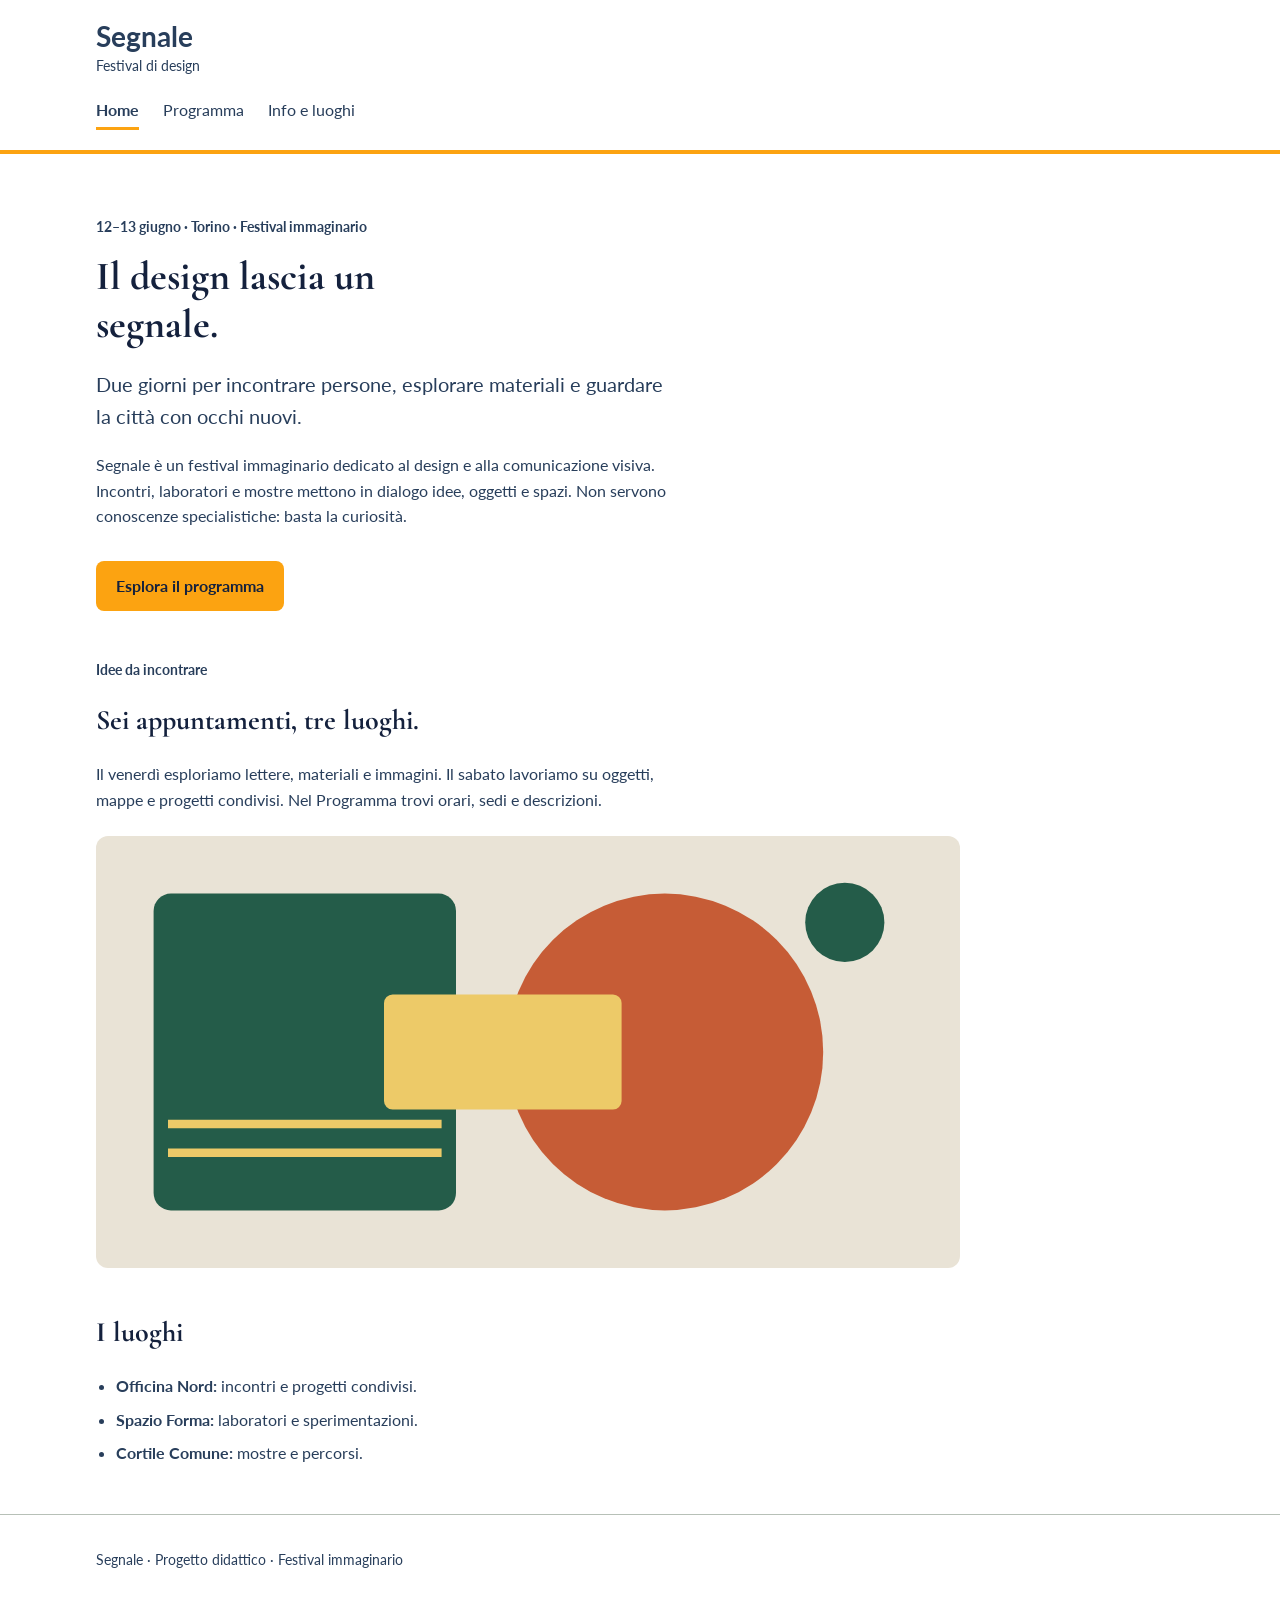
<file: index.html>
<!doctype html>
<html lang="it">
<head>
  <meta charset="utf-8">
  <meta name="viewport" content="width=device-width, initial-scale=1">
  <title>Segnale — Festival di design</title>
  <link rel="preconnect" href="https://fonts.googleapis.com">
  <link rel="preconnect" href="https://fonts.gstatic.com" crossorigin>
  <link href="https://fonts.googleapis.com/css2?family=Cormorant+Garamond:wght@500;700&family=Lato:wght@400;700&display=swap" rel="stylesheet">
  <link rel="stylesheet" href="style.css">
</head>
<body>
  <a class="skip-link" href="#contenuto">Vai al contenuto</a>
  <header class="site-header">
    <div class="container">
      <a class="brand" href="index.html">Segnale<span>Festival di design</span></a>
      <nav aria-label="Navigazione principale">
        <a href="index.html" aria-current="page">Home</a>
        <!-- Da completare: collegare questa voce alla pagina Programma. -->
        <a href="programma.html">Programma</a>
        <a href="info.html">Info e luoghi</a>
      </nav>
    </div>
  </header>

  <main id="contenuto" class="container">
    <section class="intro" aria-labelledby="titolo-home">
      <p class="eyebrow">12–13 giugno · Torino · Festival immaginario</p>
      <h1 id="titolo-home">Il design lascia un segnale.</h1>
      <p class="lead">Due giorni per incontrare persone, esplorare materiali e guardare la città con occhi nuovi.</p>
      <p class="reading-text">Segnale è un festival immaginario dedicato al design e alla comunicazione visiva. Incontri, laboratori e mostre mettono in dialogo idee, oggetti e spazi. Non servono conoscenze specialistiche: basta la curiosità.</p>
      <!-- Da completare: anche questo collegamento deve aprire il Programma. -->
       <a class="button-link" href="programma.html">Esplora il programma</a>
    </section>

    <section class="content-section" aria-labelledby="titolo-festival">
      <p class="eyebrow">Idee da incontrare</p>
      <h2 id="titolo-festival">Sei appuntamenti, tre luoghi.</h2>
      <p class="reading-text">Il venerdì esploriamo lettere, materiali e immagini. Il sabato lavoriamo su oggetti, mappe e progetti condivisi. Nel Programma trovi orari, sedi e descrizioni.</p>
      <img class="festival-image" src="assets/festival.svg" alt="Composizione geometrica di cerchi e rettangoli nei colori del festival" width="1200" height="600">
    </section>

    <section class="content-section" aria-labelledby="titolo-luoghi">
      <h2 id="titolo-luoghi">I luoghi</h2>
      <ul class="venues">
        <li><strong>Officina Nord:</strong> incontri e progetti condivisi.</li>
        <li><strong>Spazio Forma:</strong> laboratori e sperimentazioni.</li>
        <li><strong>Cortile Comune:</strong> mostre e percorsi.</li>
      </ul>
    </section>
  </main>

  <footer class="site-footer"><div class="container"><p>Segnale · Progetto didattico · Festival immaginario</p></div></footer>
</body>
</html>
</file>
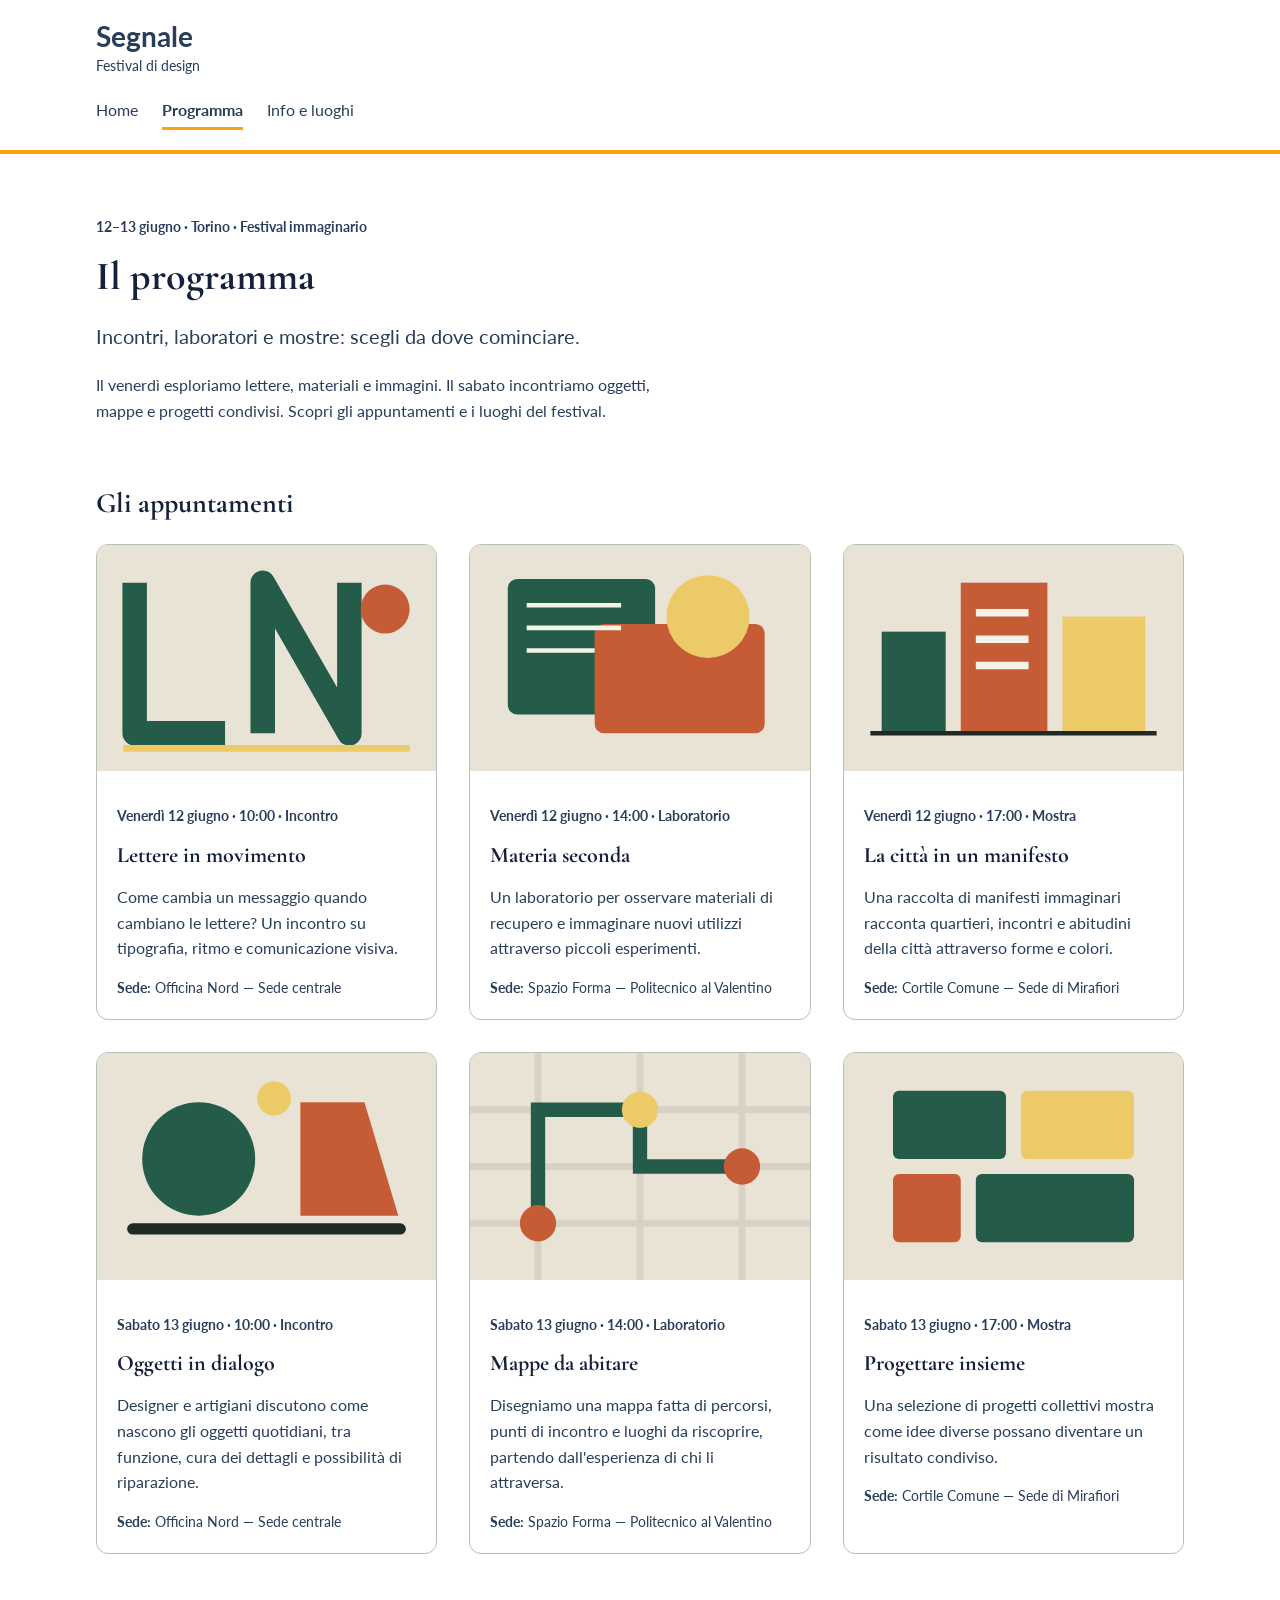
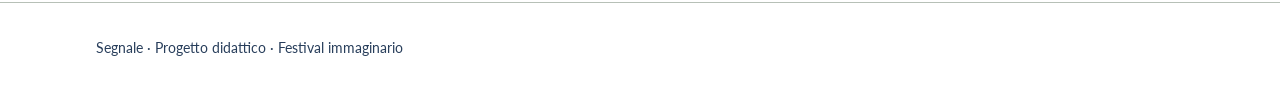
<file: programma.html>
<!doctype html>
<html lang="it">
<head>
  <meta charset="utf-8">
  <meta name="viewport" content="width=device-width, initial-scale=1">
  <title>Programma — Segnale</title>
  <link rel="preconnect" href="https://fonts.googleapis.com">
  <link rel="preconnect" href="https://fonts.gstatic.com" crossorigin>
  <link href="https://fonts.googleapis.com/css2?family=Cormorant+Garamond:wght@500;700&family=Lato:wght@400;700&display=swap" rel="stylesheet">
  <link rel="stylesheet" href="style.css">
</head>
<body>
  <a class="skip-link" href="#contenuto">Vai al contenuto</a>
  <header class="site-header">
    <div class="container">
      <a class="brand" href="index.html">Segnale<span>Festival di design</span></a>
      <nav aria-label="Navigazione principale">
        <a href="index.html">Home</a>
        <a href="programma.html" aria-current="page">Programma</a>
        <a href="info.html">Info e luoghi</a>
      </nav>
    </div>
  </header>

  <main id="contenuto" class="container">
    <section class="intro" aria-labelledby="titolo-programma">
      <p class="eyebrow">12–13 giugno · Torino · Festival immaginario</p>
      <h1 id="titolo-programma">Il programma</h1>
      <p class="lead">Incontri, laboratori e mostre: scegli da dove cominciare.</p>
      <p class="reading-text">Il venerdì esploriamo lettere, materiali e immagini. Il sabato incontriamo oggetti, mappe e progetti condivisi. Scopri gli appuntamenti e i luoghi del festival.</p>
    </section>

    <section class="content-section" aria-labelledby="titolo-eventi">
      <h2 id="titolo-eventi">Gli appuntamenti</h2>
      <p id="stato-programma" role="status">Caricamento del programma…</p>
      <div class="event-grid" id="elenco-eventi"></div>
    </section>
  </main>

  <footer class="site-footer"><div class="container"><p>Segnale · Progetto didattico · Festival immaginario</p></div></footer>

  <script src="programma.js"></script>
</body>
</html>
</file>
<file: style.css>
/* Stile iniziale: tipografia, colori e variabili CSS sono già predisposti.
   Lavoreremo su collegamenti, CSS condiviso e disposizione delle schede. */

/* Scelte comuni: ogni regola usa var() per richiamarne il valore. */
:root {
 --colore-primario: #283E5B;
--colore-primario-scuro: #14213D;
--colore-accento: #FCA311;
--colore-sfondo: #FFFFFF;
--colore-testo: #283E5B;
  --font-testo: Lato, Arial, Helvetica, sans-serif;
--font-titoli: "Cormorant Garamond", Georgia, "Times New Roman", serif;
}

* {
  box-sizing: border-box;
}

body {
  margin: 0;
  background: var(--colore-sfondo);
  color: var(--colore-testo);
  font-family: var(--font-testo);
  font-size: 1rem;
  line-height: 1.6;
}

a {
  color: var(--colore-primario);
}

a:hover {
  text-decoration-thickness: 3px;
}

a:focus-visible {
  outline: 3px solid var(--colore-testo);
  outline-offset: 4px;
}

.container {
  width: 92%;
  max-width: 68rem;
  margin: 0 auto;
}

.site-header {
  position: sticky;
  top: 0;
  z-index: 100;
  padding: 1.25rem 0;
  border-bottom: 4px solid var(--colore-accento);
  background: var(--colore-sfondo);
}

.brand {
  display: inline-block;
  color: var(--colore-testo);
  font-size: 1.75rem;
  font-weight: bold;
  line-height: 1.2;
  text-decoration: none;
}

.brand span {
  display: block;
  margin-top: 0.25rem;
  font-size: 0.875rem;
  font-weight: normal;
}

nav {
  display: flex;
  flex-direction: column;
  align-items: flex-start;
  gap: 0.25rem;
  margin-top: 1rem;
}

nav a {
  display: inline-block;
  padding: 0.25rem 0;
  border-bottom: 3px solid transparent;
  text-decoration: none;
}

nav a:hover,
nav a[aria-current="page"] {
  border-bottom-color: var(--colore-accento);
}

nav a[aria-current="page"] {
  font-weight: bold;
}

.intro {
  padding: 3rem 0 1rem;
}

.eyebrow,
.event-meta {
  color: var(--colore-testo);
  font-size: 0.875rem;
  font-weight: bold;
}

h1,
h2,
h3 {
  font-family: var(--font-titoli);
  line-height: 1.2;
  color: var(--colore-primario-scuro);
}

h1 {
  max-width: 18ch;
  margin: 0.75rem 0 1.25rem;
  font-size: 2.5rem;
}

h2 {
  font-size: 1.75rem;
}

h3 {
  margin: 0.5rem 0 0.75rem;
  font-size: 1.375rem;
}

.lead {
  max-width: 48ch;
  font-size: 1.25rem;
}

.reading-text {
  max-width: 65ch;
}

.button-link {
  display: inline-block;
  margin-top: 1rem;
  padding: 0.75rem 1.25rem;
  border-radius: 0.5rem;
 background: var(--colore-accento);
color: var(--colore-primario-scuro);
  font-weight: bold;
  text-decoration: none;
}

.button-link:hover {
  background: var(--colore-primario-scuro);
  color: #ffffff;
}
.content-section {
  margin: 2rem 0 3rem;
}

.festival-image {
  display: block;
  width: 100%;
  max-width: 54rem;
  height: auto;
  margin-top: 1.5rem;
  border-radius: 0.75rem;
}

.venues {
  padding-left: 1.25rem;
}

.venues li {
  margin-bottom: 0.5rem;
}

.event-grid {
  display: grid;
  grid-template-columns: 1fr;
  gap: 2rem;
}

.event-card {
  overflow: hidden;
  border: 1px solid #b7c0b7;
  border-radius: 0.75rem;
  background: #ffffff;
}

.event-card img {
  display: block;
  width: 100%;
  height: auto;
}

.event-body {
  padding: 1.25rem;
}

.event-body p:last-child {
  margin-bottom: 0;
}

.event-place {
  color: var(--colore-testo);
  font-size: 0.875rem;
}

.site-footer {
  padding: 1.25rem 0;
  border-top: 1px solid #b7c0b7;
  color: var(--colore-testo);
  font-size: 0.875rem;
}

.skip-link {
  position: absolute;
  top: -6rem;
  left: 1rem;
  padding: 0.75rem 1rem;
  background: #ffffff;
  color: var(--colore-testo);
}

.skip-link:focus {
  top: 1rem;
  z-index: 200;
}

@media (min-width: 600px) {
  .event-grid {
    grid-template-columns: repeat(2, 1fr);
  }
}

@media (min-width: 1024px) {
  .event-grid {
    grid-template-columns: repeat(3, 1fr);
  }
}
.galleria-sedi {
  --swiper-theme-color: var(--colore-primario);
  --swiper-navigation-size: 1.25rem;
  max-width: 54rem;
   margin: 1.5rem 0 0;
  overflow: hidden;
  border: 1px solid #b7c0b7;
  border-radius: 0.75rem;
  background: #ffffff;
}

.galleria-sedi figure {
  margin: 0;
}

.galleria-sedi img {
  display: block;
  width: 100%;
  height: auto;
  aspect-ratio: 3 / 2;
  object-fit: cover;
}

.galleria-sedi figcaption {
  padding: 1rem 1.25rem 1.5rem;
}

.galleria-sedi .swiper-button-prev,
.galleria-sedi .swiper-button-next {
  display: flex;
  align-items: center;
  justify-content: center;
  width: 2.75rem;
  height: 2.75rem;
  margin-top: -1.375rem;
  border-radius: 50%;
  background: #ffffff;
}

.galleria-sedi .swiper-button-prev::after,
.galleria-sedi .swiper-button-next::after {
  font-size: 1.25rem;
}

.galleria-sedi .swiper-navigation-icon {
  width: 0.75rem;
  height: 1.25rem;
}

.galleria-sedi .swiper-button-prev:focus-visible,
.galleria-sedi .swiper-button-next:focus-visible {
  outline: 3px solid var(--colore-testo);
  outline-offset: 2px;
}
.galleria-sedi .swiper-button-prev:hover .swiper-navigation-icon,
.galleria-sedi .swiper-button-next:hover .swiper-navigation-icon,
.galleria-sedi .swiper-button-prev:focus-visible .swiper-navigation-icon,
.galleria-sedi .swiper-button-next:focus-visible .swiper-navigation-icon {
  stroke: currentColor;
  stroke-width: 1.5px;
}

.galleria-sedi .swiper-button-prev:hover::after,
.galleria-sedi .swiper-button-next:hover::after,
.galleria-sedi .swiper-button-prev:focus-visible::after,
.galleria-sedi .swiper-button-next:focus-visible::after {
  -webkit-text-stroke: 1.5px currentColor;
}
#mappa-sedi {
  display: block;
  width: 100%;
  max-width: 54rem;
  height: 24rem;
  margin-top: 1.5rem;
  border: 1px solid #b7c0b7;
  border-radius: 0.75rem;
}

.mappa-link {
  margin-top: 0.75rem;
}

.indirizzi {
  max-width: 54rem;
  padding-left: 1.25rem;
}

.indirizzi li {
  margin-bottom: 1rem;
}
@media (min-width: 600px) {
  nav {
    flex-direction: row;
    gap: 1.5rem;
  }
}
#stato-programma {
  max-width: 65ch;
  margin: 1.5rem 0;
  padding: 1rem 1.25rem;
  border: 1px solid #b7c0b7;
  border-radius: 0.75rem;
  background: #ffffff;
}
.meteo {
  max-width: 54rem;
  margin-top: 1.5rem;
  padding: 1.25rem;
  border: 1px solid #b7c0b7;
  border-radius: 0.75rem;
  background: #ffffff;
}

.meteo-dati {
  display: grid;
  grid-template-columns: repeat(auto-fit, minmax(12rem, 1fr));
  gap: 1rem;
  margin: 0;
}

.meteo-dati dt {
  font-size: 0.875rem;
  font-weight: bold;
}

.meteo-dati dd {
  margin: 0;
  font-family: var(--font-titoli);
  font-size: 1.75rem;
  line-height: 1.2;
}

.meteo-fonte {
  font-size: 0.875rem;
}
</file>
